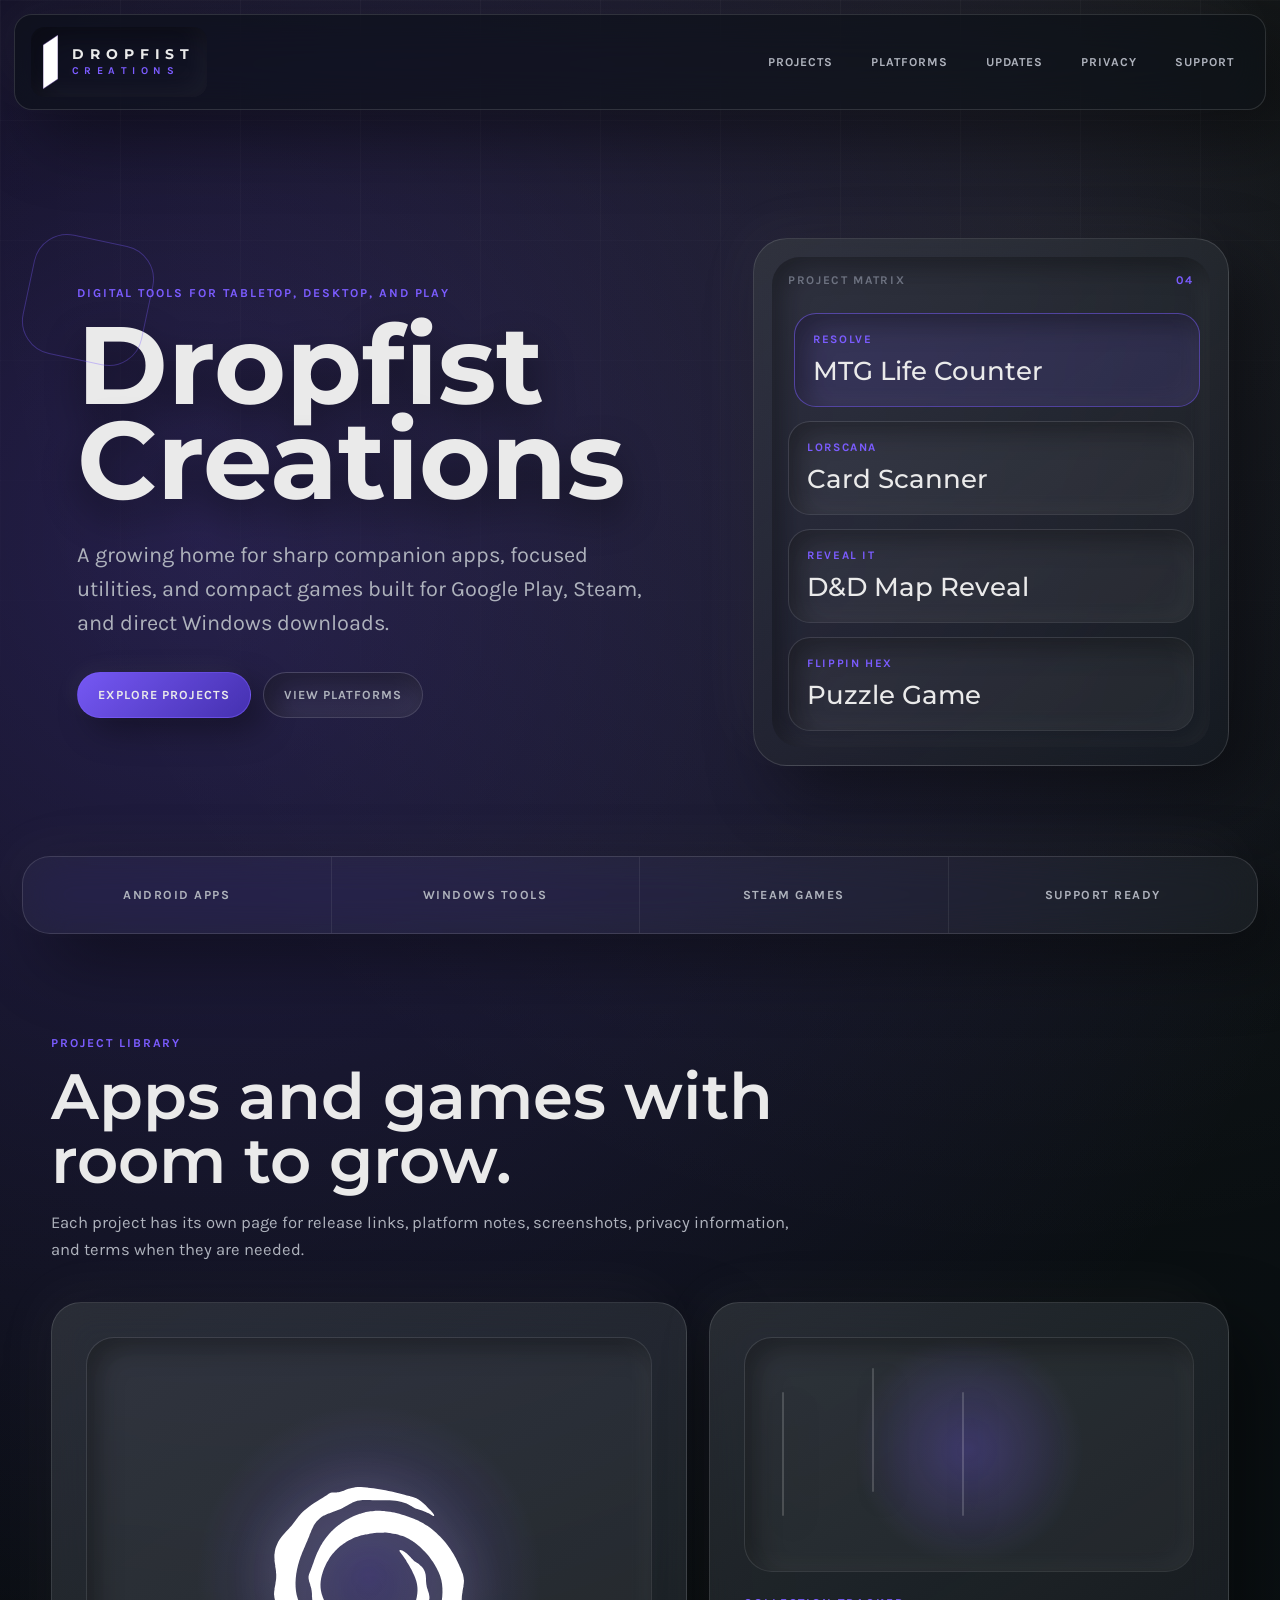
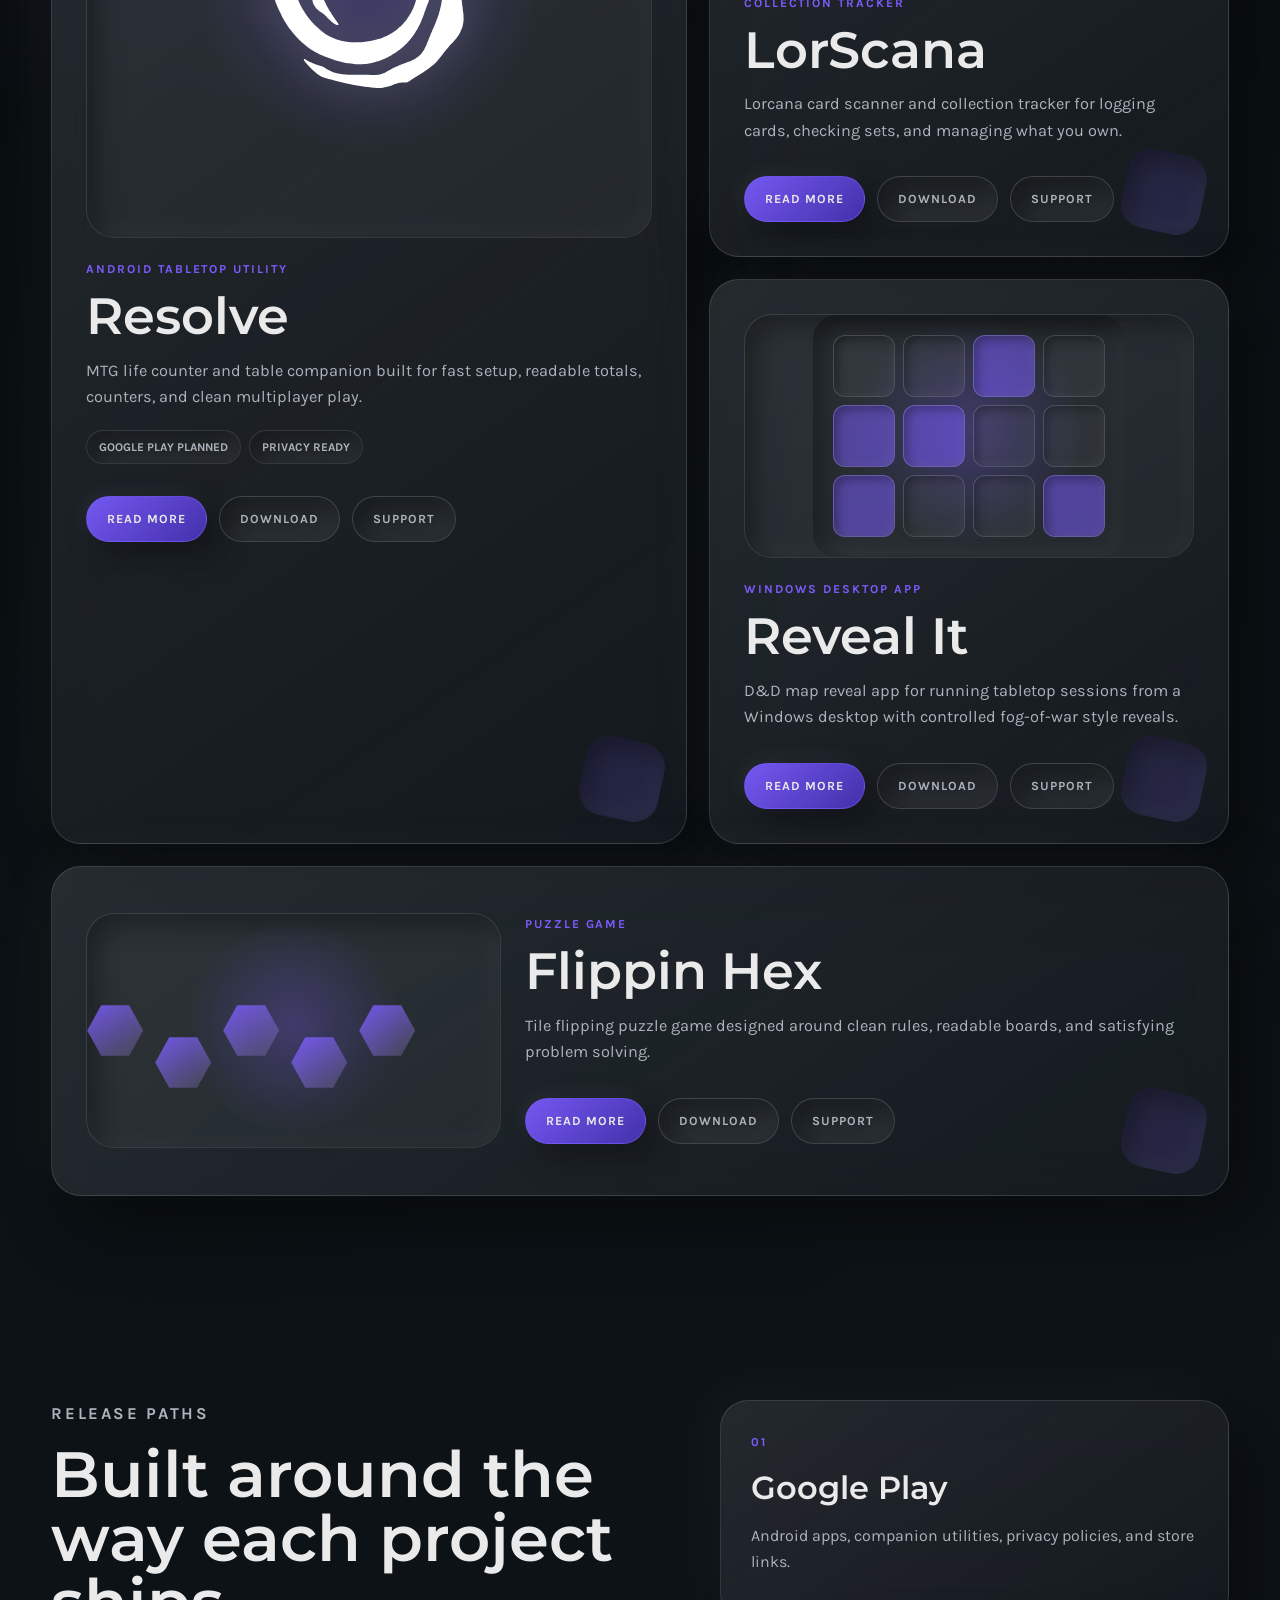
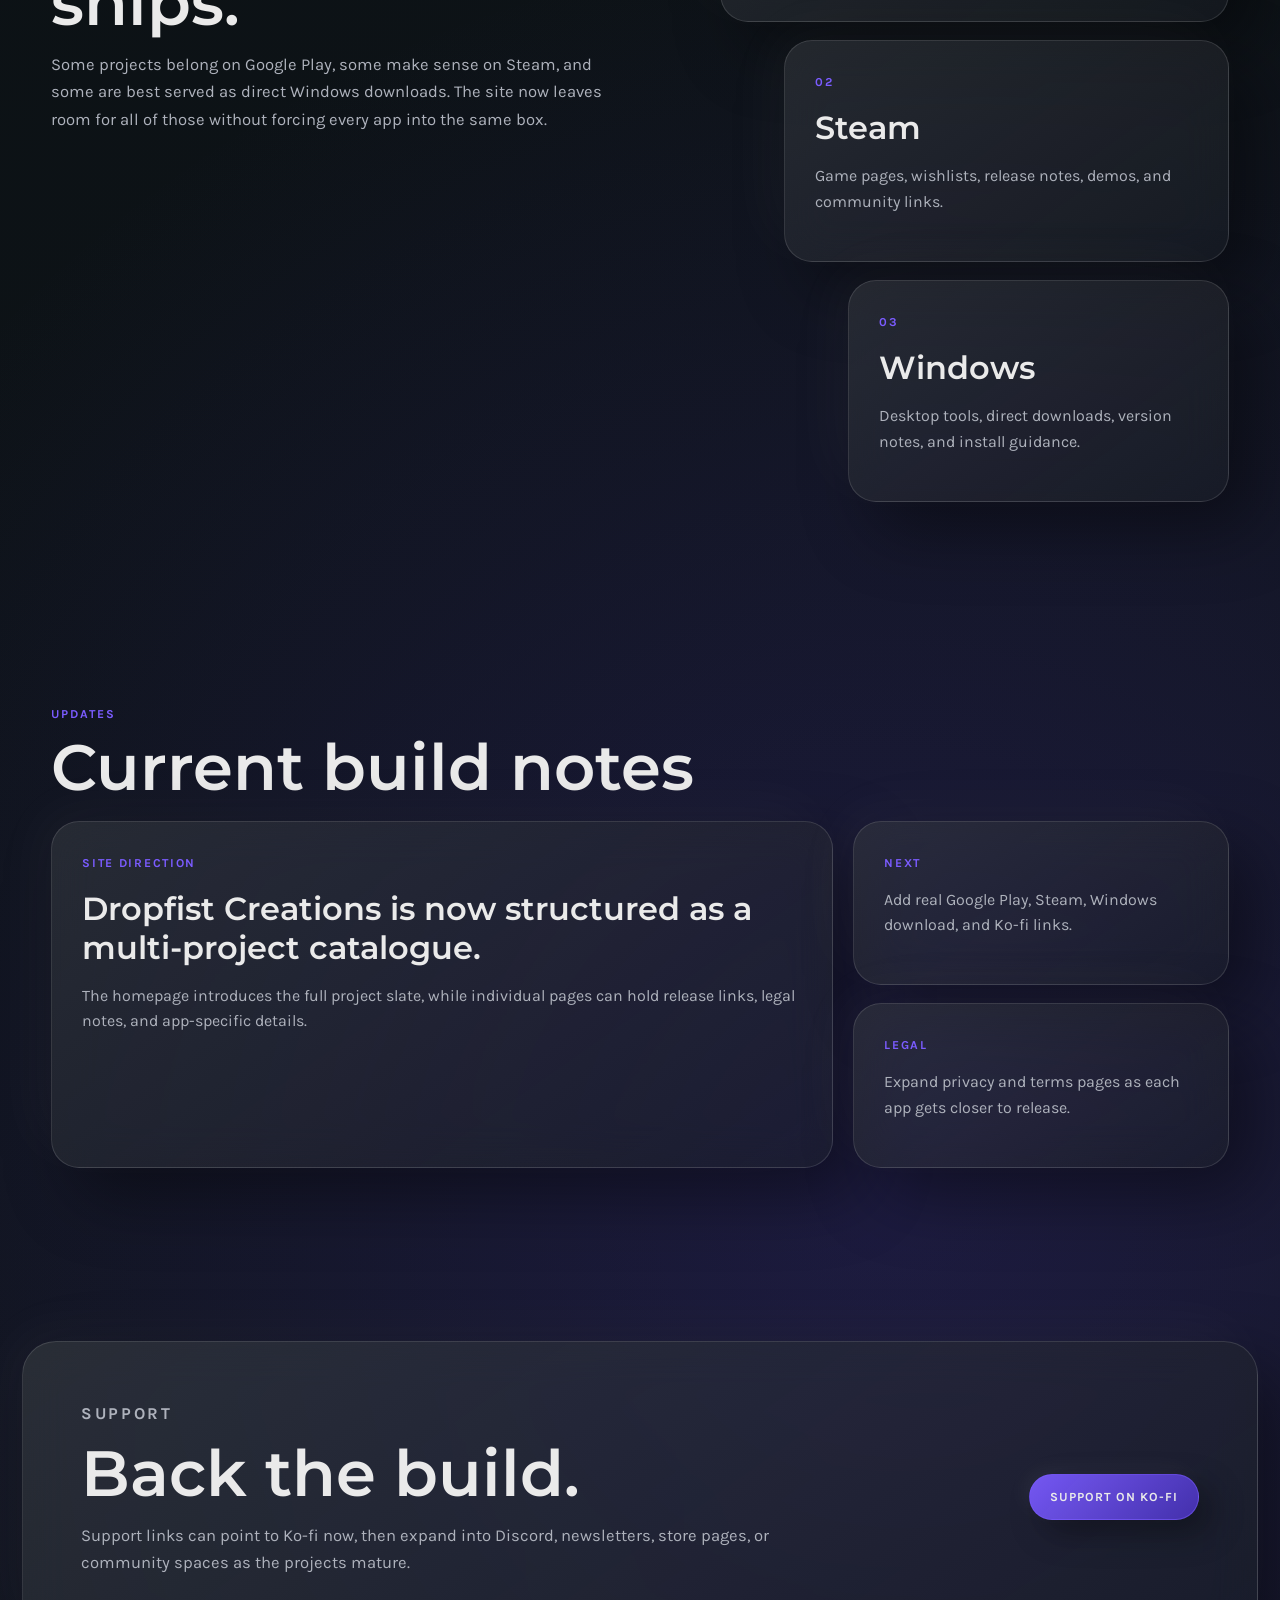
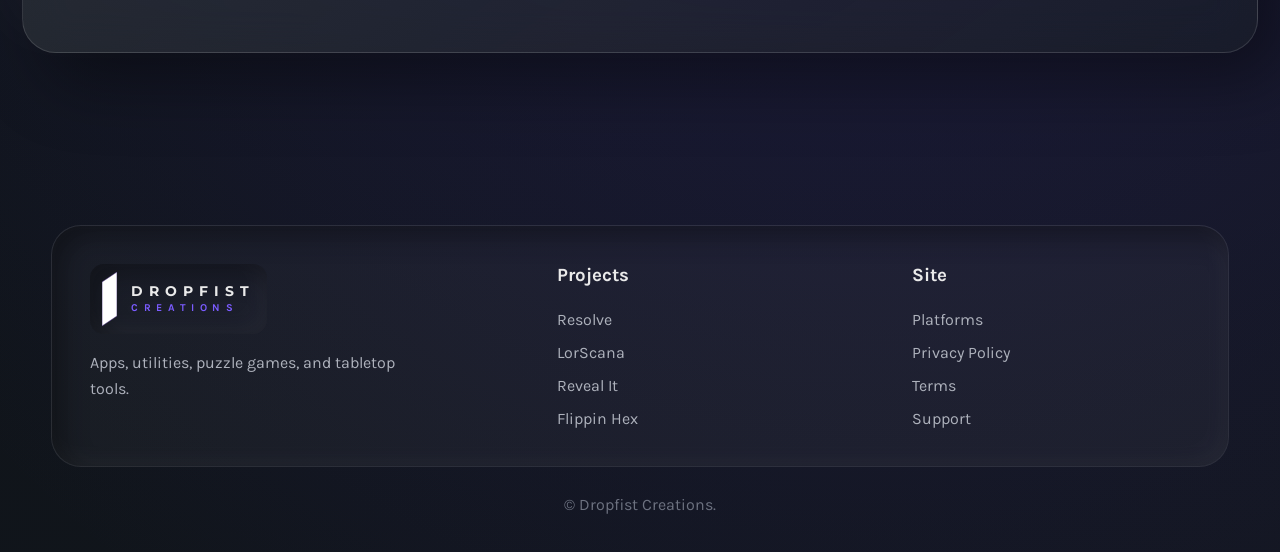
<file: index.html>
<!DOCTYPE html>
<html lang="en">
<head>
  <meta charset="UTF-8" />
  <meta name="viewport" content="width=device-width, initial-scale=1.0" />
  <meta name="description" content="Dropfist Creations builds tabletop tools, game utilities, desktop apps, and puzzle games for Google Play, Steam, and direct downloads." />
  <title>Dropfist Creations | Apps, Tools & Projects</title>
  <link rel="preconnect" href="https://fonts.googleapis.com" />
  <link rel="preconnect" href="https://fonts.gstatic.com" crossorigin />
  <link href="https://fonts.googleapis.com/css2?family=Karla:wght@400;500;600;700&family=Montserrat:wght@500;600;700;800&display=swap" rel="stylesheet" />
  <link rel="stylesheet" href="styles.css" />
</head>
<body>
  <header class="site-header">
    <a class="brand" href="index.html#top" aria-label="Dropfist Creations home">
      <img class="brand-mark" src="assets/dropfist-creations-logo.svg" alt="" />
      <span class="logo-type" aria-hidden="true">
        <span class="logo-primary">Dropfist</span>
        <span class="logo-secondary">Creations</span>
      </span>
    </a>

    <nav class="site-nav" aria-label="Main navigation">
      <div class="nav-dropdown">
        <a href="index.html#projects">Projects</a>
        <div class="nav-dropdown-menu" aria-label="Project pages">
          <a href="resolve.html">Resolve</a>
          <a href="lorscana.html">LorScana</a>
          <a href="reveal-it.html">Reveal It</a>
          <a href="flippin-hex.html">Flippin Hex</a>
        </div>
      </div>
      <a href="index.html#platforms">Platforms</a>
      <a href="index.html#updates">Updates</a>
      <a href="privacy.html">Privacy</a>
      <a href="index.html#support">Support</a>
    </nav>

    <details class="mobile-nav">
      <summary aria-label="Open navigation">
        <span></span>
        <span></span>
        <span></span>
      </summary>
      <div>
        <a href="index.html#projects">Projects</a>
        <a class="mobile-sub-link" href="resolve.html">Resolve</a>
        <a class="mobile-sub-link" href="lorscana.html">LorScana</a>
        <a class="mobile-sub-link" href="reveal-it.html">Reveal It</a>
        <a class="mobile-sub-link" href="flippin-hex.html">Flippin Hex</a>
        <a href="index.html#platforms">Platforms</a>
        <a href="index.html#updates">Updates</a>
        <a href="privacy.html">Privacy</a>
        <a href="index.html#support">Support</a>
      </div>
    </details>
  </header>

  <main id="top">
    <section class="hero">
      <div class="hero-copy reveal-in">
        <p class="eyebrow">Digital tools for tabletop, desktop, and play</p>
        <h1>Dropfist Creations</h1>
        <p>
          A growing home for sharp companion apps, focused utilities, and compact
          games built for Google Play, Steam, and direct Windows downloads.
        </p>
        <div class="hero-actions">
          <a class="button" href="#projects">Explore Projects</a>
          <a class="button ghost" href="#platforms">View Platforms</a>
        </div>
      </div>

      <aside class="hero-console reveal-in" aria-label="Featured project stack">
        <div class="console-top">
          <span>Project Matrix</span>
          <strong>04</strong>
        </div>
        <div class="console-grid">
          <a class="console-tile active" href="resolve.html">
            <span>Resolve</span>
            <strong>MTG Life Counter</strong>
          </a>
          <a class="console-tile" href="lorscana.html">
            <span>LorScana</span>
            <strong>Card Scanner</strong>
          </a>
          <a class="console-tile" href="reveal-it.html">
            <span>Reveal It</span>
            <strong>D&D Map Reveal</strong>
          </a>
          <a class="console-tile" href="flippin-hex.html">
            <span>Flippin Hex</span>
            <strong>Puzzle Game</strong>
          </a>
        </div>
      </aside>
    </section>

    <section class="signal-strip" aria-label="Project categories">
      <span>Android Apps</span>
      <span>Windows Tools</span>
      <span>Steam Games</span>
      <span>Support Ready</span>
    </section>

    <section id="projects" class="section projects-section">
      <div class="section-heading">
        <p class="eyebrow">Project Library</p>
        <h2>Apps and games with room to grow.</h2>
        <p>
          Each project has its own page for release links, platform notes,
          screenshots, privacy information, and terms when they are needed.
        </p>
      </div>

      <div class="project-showcase">
        <article class="project-card project-primary reveal-in">
          <div class="project-art resolve-art">
            <img src="assets/resolve-logo.svg" alt="" />
          </div>
          <div class="project-copy">
            <p class="eyebrow">Android tabletop utility</p>
            <h3>Resolve</h3>
            <p>MTG life counter and table companion built for fast setup, readable totals, counters, and clean multiplayer play.</p>
            <div class="project-meta">
              <span>Google Play planned</span>
              <span>Privacy ready</span>
            </div>
            <div class="project-actions">
              <a href="resolve.html">Read More</a>
              <a href="resolve.html#downloads">Download</a>
              <a href="https://ko-fi.com/YOUR-KOFI-NAME">Support</a>
            </div>
          </div>
        </article>

        <article class="project-card reveal-in">
          <div class="project-art scanner-art" aria-hidden="true">
            <span></span>
            <span></span>
            <span></span>
          </div>
          <div class="project-copy">
            <p class="eyebrow">Collection tracker</p>
            <h3>LorScana</h3>
            <p>Lorcana card scanner and collection tracker for logging cards, checking sets, and managing what you own.</p>
            <div class="project-actions">
              <a href="lorscana.html">Read More</a>
              <a href="lorscana.html#downloads">Download</a>
              <a href="https://ko-fi.com/YOUR-KOFI-NAME">Support</a>
            </div>
          </div>
        </article>

        <article class="project-card tall reveal-in">
          <div class="project-art reveal-art" aria-hidden="true">
            <div class="map-grid">
              <span></span><span></span><span></span><span></span>
              <span></span><span></span><span></span><span></span>
              <span></span><span></span><span></span><span></span>
            </div>
          </div>
          <div class="project-copy">
            <p class="eyebrow">Windows desktop app</p>
            <h3>Reveal It</h3>
            <p>D&D map reveal app for running tabletop sessions from a Windows desktop with controlled fog-of-war style reveals.</p>
            <div class="project-actions">
              <a href="reveal-it.html">Read More</a>
              <a href="reveal-it.html#downloads">Download</a>
              <a href="https://ko-fi.com/YOUR-KOFI-NAME">Support</a>
            </div>
          </div>
        </article>

        <article class="project-card compact reveal-in">
          <div class="project-art hex-art" aria-hidden="true">
            <span></span><span></span><span></span><span></span><span></span>
          </div>
          <div class="project-copy">
            <p class="eyebrow">Puzzle game</p>
            <h3>Flippin Hex</h3>
            <p>Tile flipping puzzle game designed around clean rules, readable boards, and satisfying problem solving.</p>
            <div class="project-actions">
              <a href="flippin-hex.html">Read More</a>
              <a href="flippin-hex.html#downloads">Download</a>
              <a href="https://ko-fi.com/YOUR-KOFI-NAME">Support</a>
            </div>
          </div>
        </article>
      </div>
    </section>

    <section id="platforms" class="section platforms-section">
      <div class="platform-copy reveal-in">
        <p class="eyebrow">Release Paths</p>
        <h2>Built around the way each project ships.</h2>
        <p>
          Some projects belong on Google Play, some make sense on Steam, and
          some are best served as direct Windows downloads. The site now leaves
          room for all of those without forcing every app into the same box.
        </p>
      </div>
      <div class="platform-stack reveal-in">
        <article>
          <span>01</span>
          <h3>Google Play</h3>
          <p>Android apps, companion utilities, privacy policies, and store links.</p>
        </article>
        <article>
          <span>02</span>
          <h3>Steam</h3>
          <p>Game pages, wishlists, release notes, demos, and community links.</p>
        </article>
        <article>
          <span>03</span>
          <h3>Windows</h3>
          <p>Desktop tools, direct downloads, version notes, and install guidance.</p>
        </article>
      </div>
    </section>

    <section id="updates" class="section updates-section">
      <div class="section-heading compact-heading">
        <p class="eyebrow">Updates</p>
        <h2>Current build notes</h2>
      </div>
      <div class="updates-board">
        <article class="update-feature reveal-in">
          <span>Site Direction</span>
          <h3>Dropfist Creations is now structured as a multi-project catalogue.</h3>
          <p>
            The homepage introduces the full project slate, while individual
            pages can hold release links, legal notes, and app-specific details.
          </p>
        </article>
        <div class="update-list reveal-in">
          <article>
            <span>Next</span>
            <p>Add real Google Play, Steam, Windows download, and Ko-fi links.</p>
          </article>
          <article>
            <span>Legal</span>
            <p>Expand privacy and terms pages as each app gets closer to release.</p>
          </article>
        </div>
      </div>
    </section>

    <section id="support" class="support-band">
      <div>
        <p class="eyebrow">Support</p>
        <h2>Back the build.</h2>
        <p>
          Support links can point to Ko-fi now, then expand into Discord,
          newsletters, store pages, or community spaces as the projects mature.
        </p>
      </div>
      <a class="button" href="https://ko-fi.com/YOUR-KOFI-NAME">Support On Ko-fi</a>
    </section>
  </main>

  <footer class="site-footer">
    <div class="footer-nav">
      <div class="footer-brand">
        <a class="brand" href="index.html#top" aria-label="Dropfist Creations home">
          <img class="brand-mark" src="assets/dropfist-creations-logo.svg" alt="" />
          <span class="logo-type" aria-hidden="true">
            <span class="logo-primary">Dropfist</span>
            <span class="logo-secondary">Creations</span>
          </span>
        </a>
        <p>Apps, utilities, puzzle games, and tabletop tools.</p>
      </div>
      <nav class="footer-column">
        <h3>Projects</h3>
        <a href="resolve.html">Resolve</a>
        <a href="lorscana.html">LorScana</a>
        <a href="reveal-it.html">Reveal It</a>
        <a href="flippin-hex.html">Flippin Hex</a>
      </nav>
      <nav class="footer-column">
        <h3>Site</h3>
        <a href="index.html#platforms">Platforms</a>
        <a href="privacy.html">Privacy Policy</a>
        <a href="terms.html">Terms</a>
        <a href="index.html#support">Support</a>
      </nav>
    </div>
    <p>&copy; Dropfist Creations.</p>
  </footer>
</body>
</html>
</file>
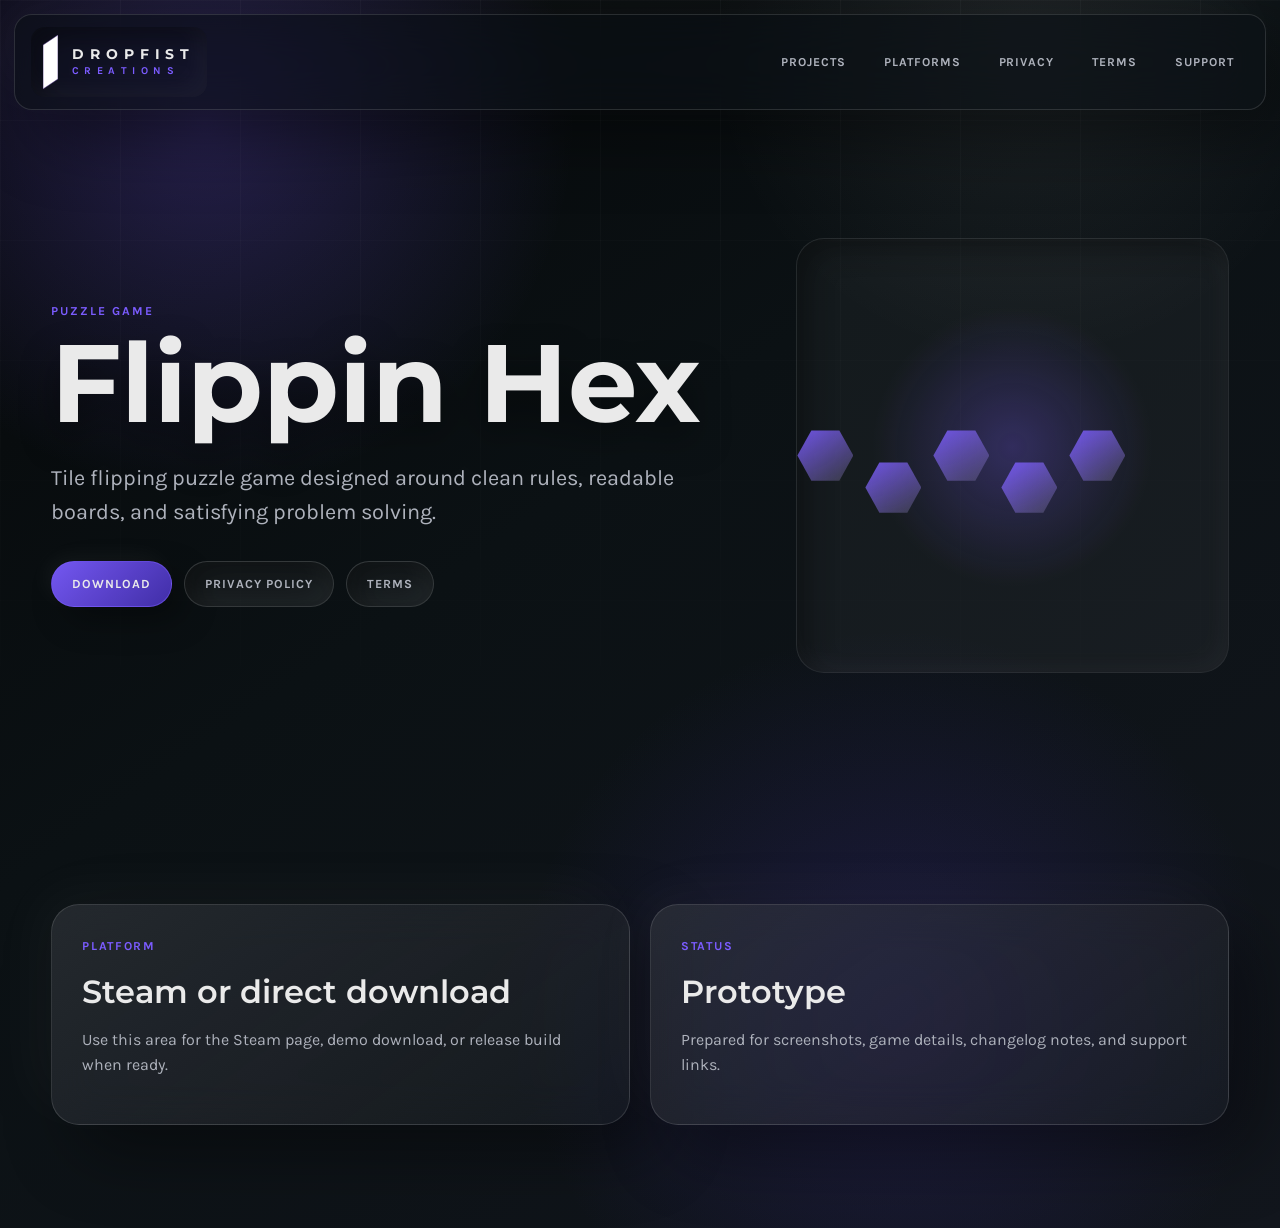
<file: flippin-hex.html>
<!DOCTYPE html>
<html lang="en">
<head>
  <meta charset="UTF-8" />
  <meta name="viewport" content="width=device-width, initial-scale=1.0" />
  <meta name="description" content="Flippin Hex is a Dropfist Creations tile flipping puzzle game." />
  <title>Flippin Hex | Dropfist Creations</title>
  <link rel="preconnect" href="https://fonts.googleapis.com" />
  <link rel="preconnect" href="https://fonts.gstatic.com" crossorigin />
  <link href="https://fonts.googleapis.com/css2?family=Karla:wght@400;500;600;700&family=Montserrat:wght@500;600;700;800&display=swap" rel="stylesheet" />
  <link rel="stylesheet" href="styles.css" />
</head>
<body>
  <header class="site-header">
    <a class="brand" href="index.html#top" aria-label="Dropfist Creations home">
      <img class="brand-mark" src="assets/dropfist-creations-logo.svg" alt="" />
      <span class="logo-type" aria-hidden="true"><span class="logo-primary">Dropfist</span><span class="logo-secondary">Creations</span></span>
    </a>
    <nav class="site-nav" aria-label="Main navigation">
      <div class="nav-dropdown">
        <a href="index.html#projects">Projects</a>
        <div class="nav-dropdown-menu" aria-label="Project pages">
          <a href="resolve.html">Resolve</a>
          <a href="lorscana.html">LorScana</a>
          <a href="reveal-it.html">Reveal It</a>
          <a href="flippin-hex.html">Flippin Hex</a>
        </div>
      </div>
      <a href="index.html#platforms">Platforms</a>
      <a href="privacy.html">Privacy</a>
      <a href="terms.html">Terms</a>
      <a href="index.html#support">Support</a>
    </nav>
    <details class="mobile-nav">
      <summary aria-label="Open navigation"><span></span><span></span><span></span></summary>
      <div>
        <a href="index.html#projects">Projects</a>
        <a class="mobile-sub-link" href="resolve.html">Resolve</a>
        <a class="mobile-sub-link" href="lorscana.html">LorScana</a>
        <a class="mobile-sub-link" href="reveal-it.html">Reveal It</a>
        <a class="mobile-sub-link" href="flippin-hex.html">Flippin Hex</a>
        <a href="privacy.html">Privacy</a>
        <a href="terms.html">Terms</a>
        <a href="index.html#support">Support</a>
      </div>
    </details>
  </header>
  <main class="project-page">
    <section class="app-hero">
      <div>
        <p class="eyebrow">Puzzle game</p>
        <h1>Flippin Hex</h1>
        <p>Tile flipping puzzle game designed around clean rules, readable boards, and satisfying problem solving.</p>
        <div class="project-actions">
          <a href="#downloads">Download</a>
          <a href="privacy.html#flippin-hex">Privacy Policy</a>
          <a href="terms.html#flippin-hex">Terms</a>
        </div>
      </div>
      <div class="app-visual hex-art" aria-hidden="true"><span></span><span></span><span></span><span></span><span></span></div>
    </section>
    <section id="downloads" class="section app-grid">
      <article><span>Platform</span><h2>Steam or direct download</h2><p>Use this area for the Steam page, demo download, or release build when ready.</p></article>
      <article><span>Status</span><h2>Prototype</h2><p>Prepared for screenshots, game details, changelog notes, and support links.</p></article>
    </section>
  </main>
</body>
</html>
</file>
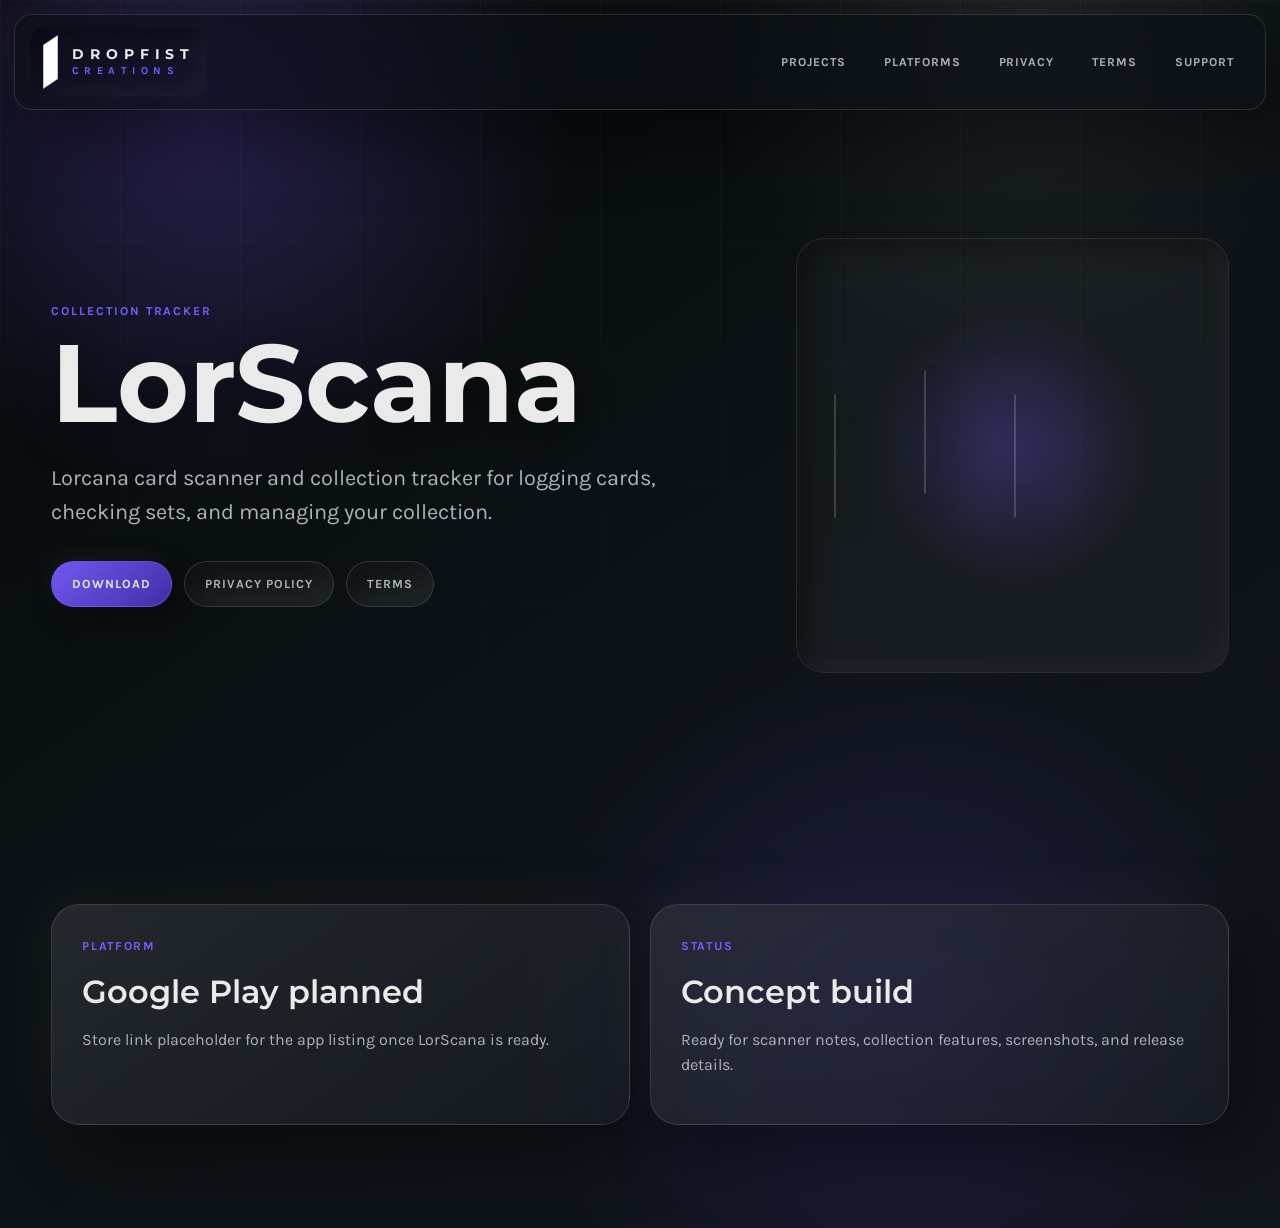
<file: lorscana.html>
<!DOCTYPE html>
<html lang="en">
<head>
  <meta charset="UTF-8" />
  <meta name="viewport" content="width=device-width, initial-scale=1.0" />
  <meta name="description" content="LorScana is a Dropfist Creations Lorcana card scanner and collection tracker app." />
  <title>LorScana | Dropfist Creations</title>
  <link rel="preconnect" href="https://fonts.googleapis.com" />
  <link rel="preconnect" href="https://fonts.gstatic.com" crossorigin />
  <link href="https://fonts.googleapis.com/css2?family=Karla:wght@400;500;600;700&family=Montserrat:wght@500;600;700;800&display=swap" rel="stylesheet" />
  <link rel="stylesheet" href="styles.css" />
</head>
<body>
  <header class="site-header">
    <a class="brand" href="index.html#top" aria-label="Dropfist Creations home"><img class="brand-mark" src="assets/dropfist-creations-logo.svg" alt="" /><span class="logo-type" aria-hidden="true"><span class="logo-primary">Dropfist</span><span class="logo-secondary">Creations</span></span></a>
    <nav class="site-nav" aria-label="Main navigation">
      <div class="nav-dropdown"><a href="index.html#projects">Projects</a><div class="nav-dropdown-menu" aria-label="Project pages"><a href="resolve.html">Resolve</a><a href="lorscana.html">LorScana</a><a href="reveal-it.html">Reveal It</a><a href="flippin-hex.html">Flippin Hex</a></div></div>
      <a href="index.html#platforms">Platforms</a><a href="privacy.html">Privacy</a><a href="terms.html">Terms</a><a href="index.html#support">Support</a>
    </nav>
    <details class="mobile-nav">
      <summary aria-label="Open navigation"><span></span><span></span><span></span></summary>
      <div>
        <a href="index.html#projects">Projects</a>
        <a class="mobile-sub-link" href="resolve.html">Resolve</a>
        <a class="mobile-sub-link" href="lorscana.html">LorScana</a>
        <a class="mobile-sub-link" href="reveal-it.html">Reveal It</a>
        <a class="mobile-sub-link" href="flippin-hex.html">Flippin Hex</a>
        <a href="privacy.html">Privacy</a>
        <a href="terms.html">Terms</a>
        <a href="index.html#support">Support</a>
      </div>
    </details>
  </header>
  <main class="project-page">
    <section class="app-hero">
      <div><p class="eyebrow">Collection tracker</p><h1>LorScana</h1><p>Lorcana card scanner and collection tracker for logging cards, checking sets, and managing your collection.</p><div class="project-actions"><a href="#downloads">Download</a><a href="privacy.html#lorscana">Privacy Policy</a><a href="terms.html#lorscana">Terms</a></div></div>
      <div class="app-visual scanner-art" aria-hidden="true"><span></span><span></span><span></span></div>
    </section>
    <section id="downloads" class="section app-grid">
      <article><span>Platform</span><h2>Google Play planned</h2><p>Store link placeholder for the app listing once LorScana is ready.</p></article>
      <article><span>Status</span><h2>Concept build</h2><p>Ready for scanner notes, collection features, screenshots, and release details.</p></article>
    </section>
  </main>
</body>
</html>
</file>
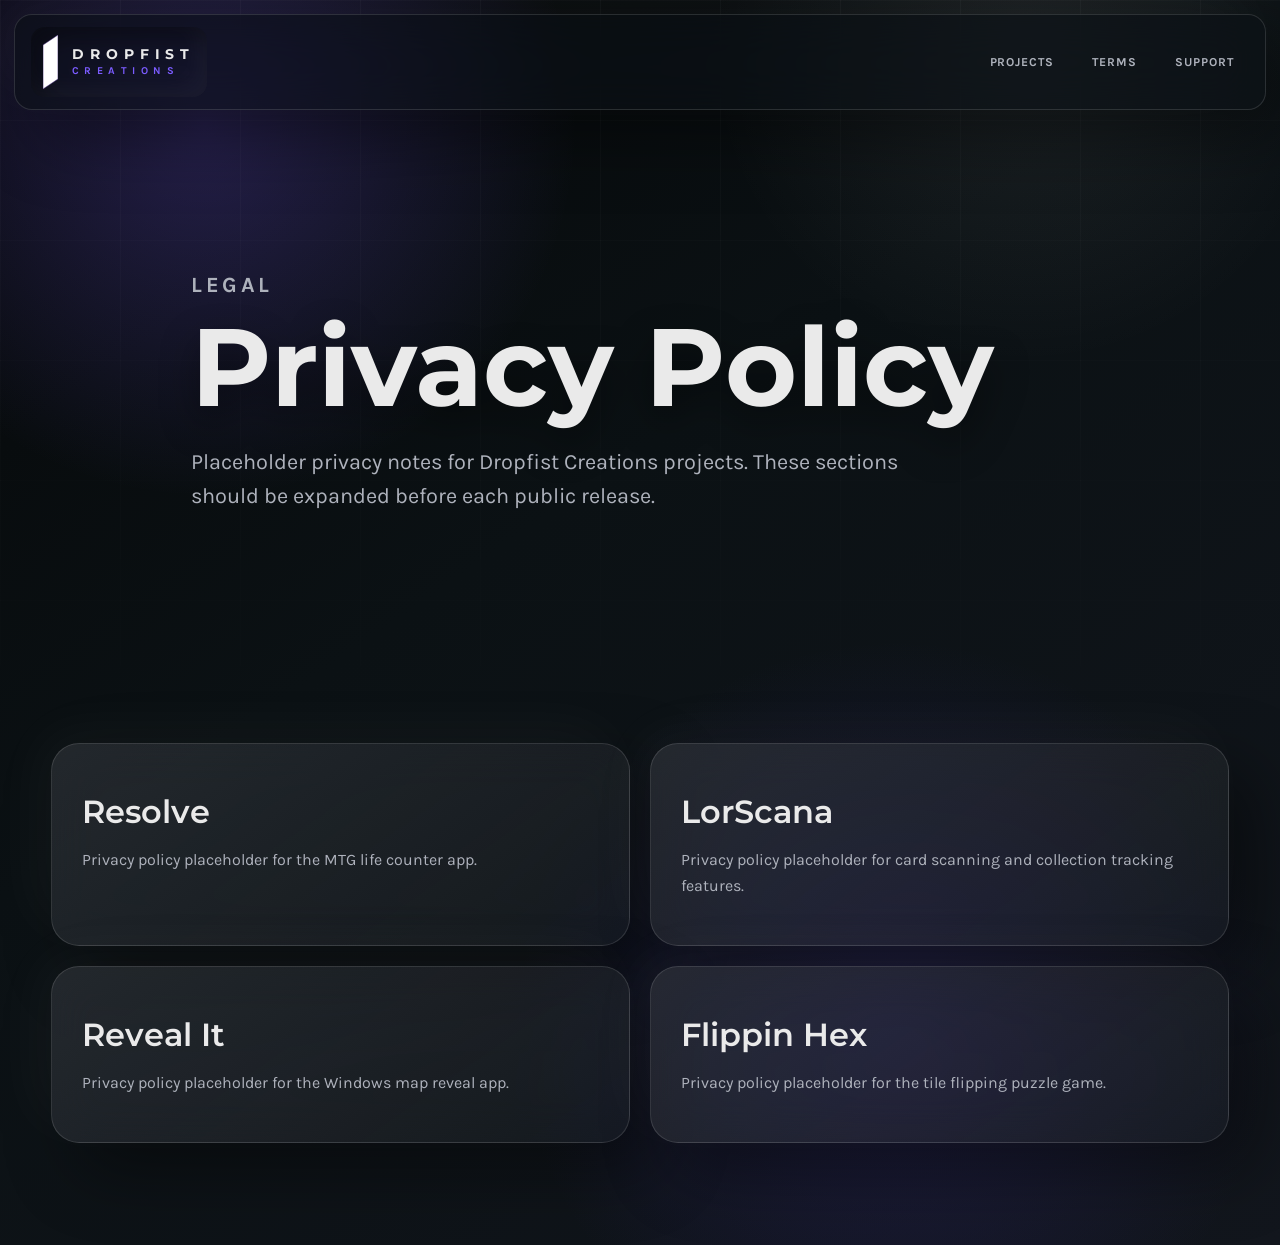
<file: privacy.html>
<!DOCTYPE html>
<html lang="en">
<head>
  <meta charset="UTF-8" />
  <meta name="viewport" content="width=device-width, initial-scale=1.0" />
  <meta name="description" content="Dropfist Creations privacy policy placeholders for current and future apps." />
  <title>Privacy Policy | Dropfist Creations</title>
  <link rel="preconnect" href="https://fonts.googleapis.com" />
  <link rel="preconnect" href="https://fonts.gstatic.com" crossorigin />
  <link href="https://fonts.googleapis.com/css2?family=Karla:wght@400;500;600;700&family=Montserrat:wght@500;600;700;800&display=swap" rel="stylesheet" />
  <link rel="stylesheet" href="styles.css" />
</head>
<body>
  <header class="site-header">
    <a class="brand" href="index.html#top" aria-label="Dropfist Creations home"><img class="brand-mark" src="assets/dropfist-creations-logo.svg" alt="" /><span class="logo-type" aria-hidden="true"><span class="logo-primary">Dropfist</span><span class="logo-secondary">Creations</span></span></a>
    <nav class="site-nav" aria-label="Main navigation"><a href="index.html#projects">Projects</a><a href="terms.html">Terms</a><a href="index.html#support">Support</a></nav>
    <details class="mobile-nav">
      <summary aria-label="Open navigation"><span></span><span></span><span></span></summary>
      <div><a href="index.html#projects">Projects</a><a href="terms.html">Terms</a><a href="index.html#support">Support</a></div>
    </details>
  </header>
  <main class="legal-page">
    <section class="legal-hero"><p class="eyebrow">Legal</p><h1>Privacy Policy</h1><p>Placeholder privacy notes for Dropfist Creations projects. These sections should be expanded before each public release.</p></section>
    <section class="section legal-list">
      <article id="resolve"><h2>Resolve</h2><p>Privacy policy placeholder for the MTG life counter app.</p></article>
      <article id="lorscana"><h2>LorScana</h2><p>Privacy policy placeholder for card scanning and collection tracking features.</p></article>
      <article id="reveal-it"><h2>Reveal It</h2><p>Privacy policy placeholder for the Windows map reveal app.</p></article>
      <article id="flippin-hex"><h2>Flippin Hex</h2><p>Privacy policy placeholder for the tile flipping puzzle game.</p></article>
    </section>
  </main>
</body>
</html>
</file>
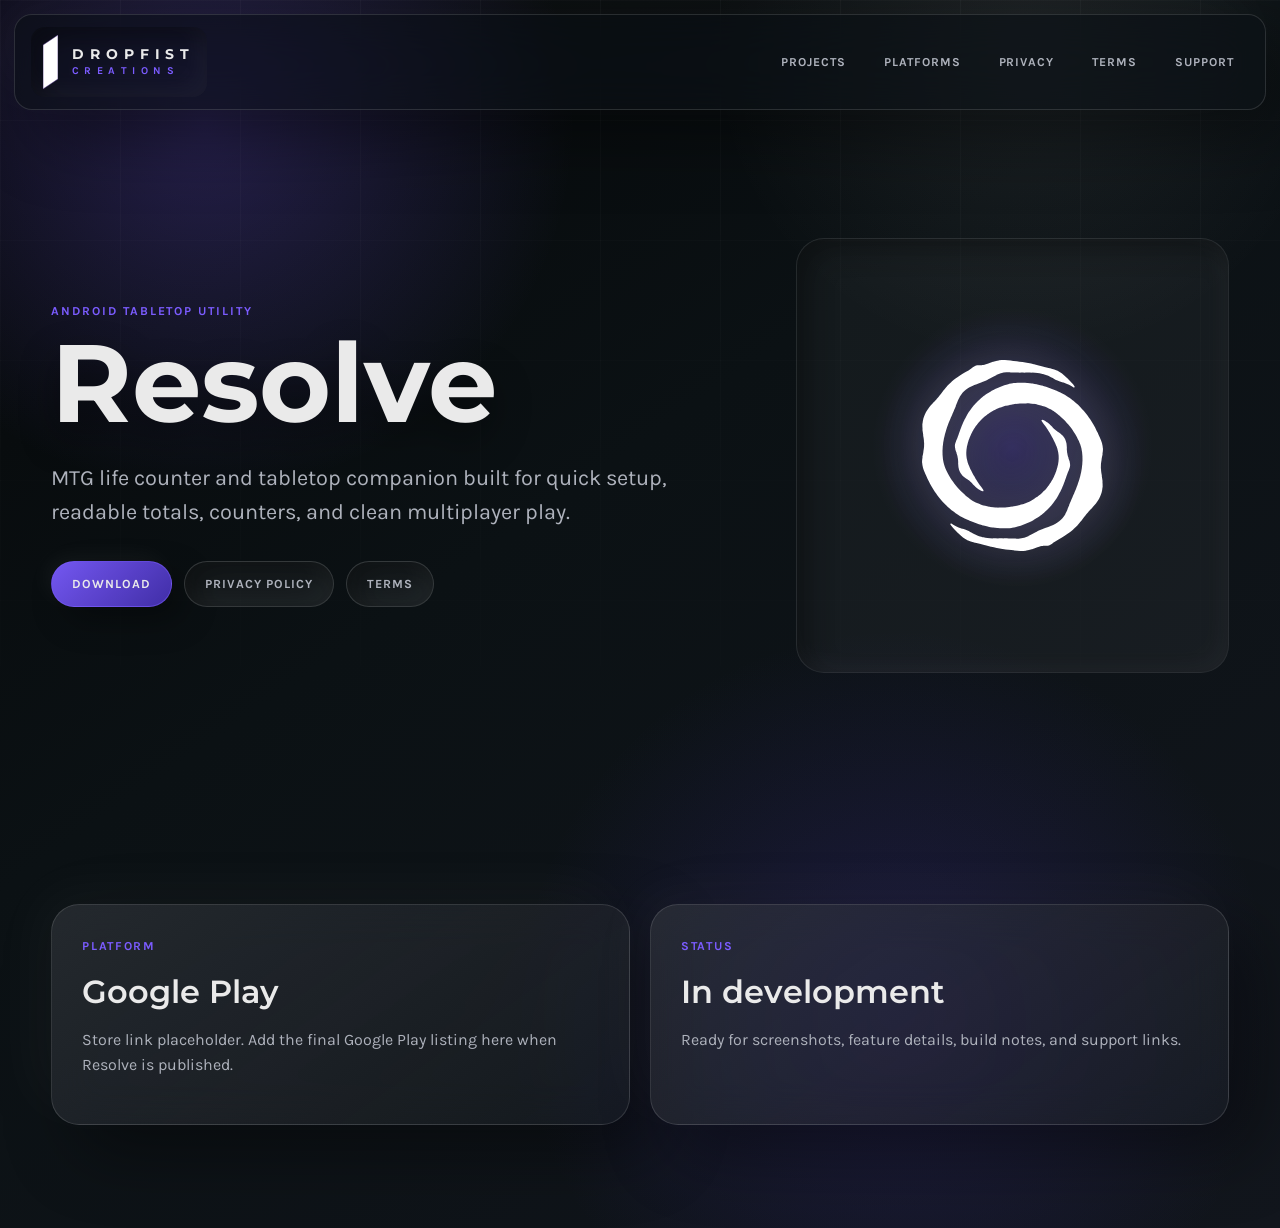
<file: resolve.html>
<!DOCTYPE html>
<html lang="en">
<head>
  <meta charset="UTF-8" />
  <meta name="viewport" content="width=device-width, initial-scale=1.0" />
  <meta name="description" content="Resolve is a Dropfist Creations MTG life counter and tabletop companion app." />
  <title>Resolve | Dropfist Creations</title>
  <link rel="preconnect" href="https://fonts.googleapis.com" />
  <link rel="preconnect" href="https://fonts.gstatic.com" crossorigin />
  <link href="https://fonts.googleapis.com/css2?family=Karla:wght@400;500;600;700&family=Montserrat:wght@500;600;700;800&display=swap" rel="stylesheet" />
  <link rel="stylesheet" href="styles.css" />
</head>
<body>
  <header class="site-header">
    <a class="brand" href="index.html#top" aria-label="Dropfist Creations home">
      <img class="brand-mark" src="assets/dropfist-creations-logo.svg" alt="" />
      <span class="logo-type" aria-hidden="true"><span class="logo-primary">Dropfist</span><span class="logo-secondary">Creations</span></span>
    </a>
    <nav class="site-nav" aria-label="Main navigation">
      <div class="nav-dropdown">
        <a href="index.html#projects">Projects</a>
        <div class="nav-dropdown-menu" aria-label="Project pages">
          <a href="resolve.html">Resolve</a>
          <a href="lorscana.html">LorScana</a>
          <a href="reveal-it.html">Reveal It</a>
          <a href="flippin-hex.html">Flippin Hex</a>
        </div>
      </div>
      <a href="index.html#platforms">Platforms</a>
      <a href="privacy.html">Privacy</a>
      <a href="terms.html">Terms</a>
      <a href="index.html#support">Support</a>
    </nav>
    <details class="mobile-nav">
      <summary aria-label="Open navigation"><span></span><span></span><span></span></summary>
      <div>
        <a href="index.html#projects">Projects</a>
        <a class="mobile-sub-link" href="resolve.html">Resolve</a>
        <a class="mobile-sub-link" href="lorscana.html">LorScana</a>
        <a class="mobile-sub-link" href="reveal-it.html">Reveal It</a>
        <a class="mobile-sub-link" href="flippin-hex.html">Flippin Hex</a>
        <a href="privacy.html">Privacy</a>
        <a href="terms.html">Terms</a>
        <a href="index.html#support">Support</a>
      </div>
    </details>
  </header>
  <main class="project-page">
    <section class="app-hero">
      <div>
        <p class="eyebrow">Android tabletop utility</p>
        <h1>Resolve</h1>
        <p>MTG life counter and tabletop companion built for quick setup, readable totals, counters, and clean multiplayer play.</p>
        <div class="project-actions">
          <a href="#downloads">Download</a>
          <a href="privacy.html#resolve">Privacy Policy</a>
          <a href="terms.html#resolve">Terms</a>
        </div>
      </div>
      <div class="app-visual resolve-art"><img src="assets/resolve-logo.svg" alt="" /></div>
    </section>
    <section id="downloads" class="section app-grid">
      <article><span>Platform</span><h2>Google Play</h2><p>Store link placeholder. Add the final Google Play listing here when Resolve is published.</p></article>
      <article><span>Status</span><h2>In development</h2><p>Ready for screenshots, feature details, build notes, and support links.</p></article>
    </section>
  </main>
</body>
</html>
</file>
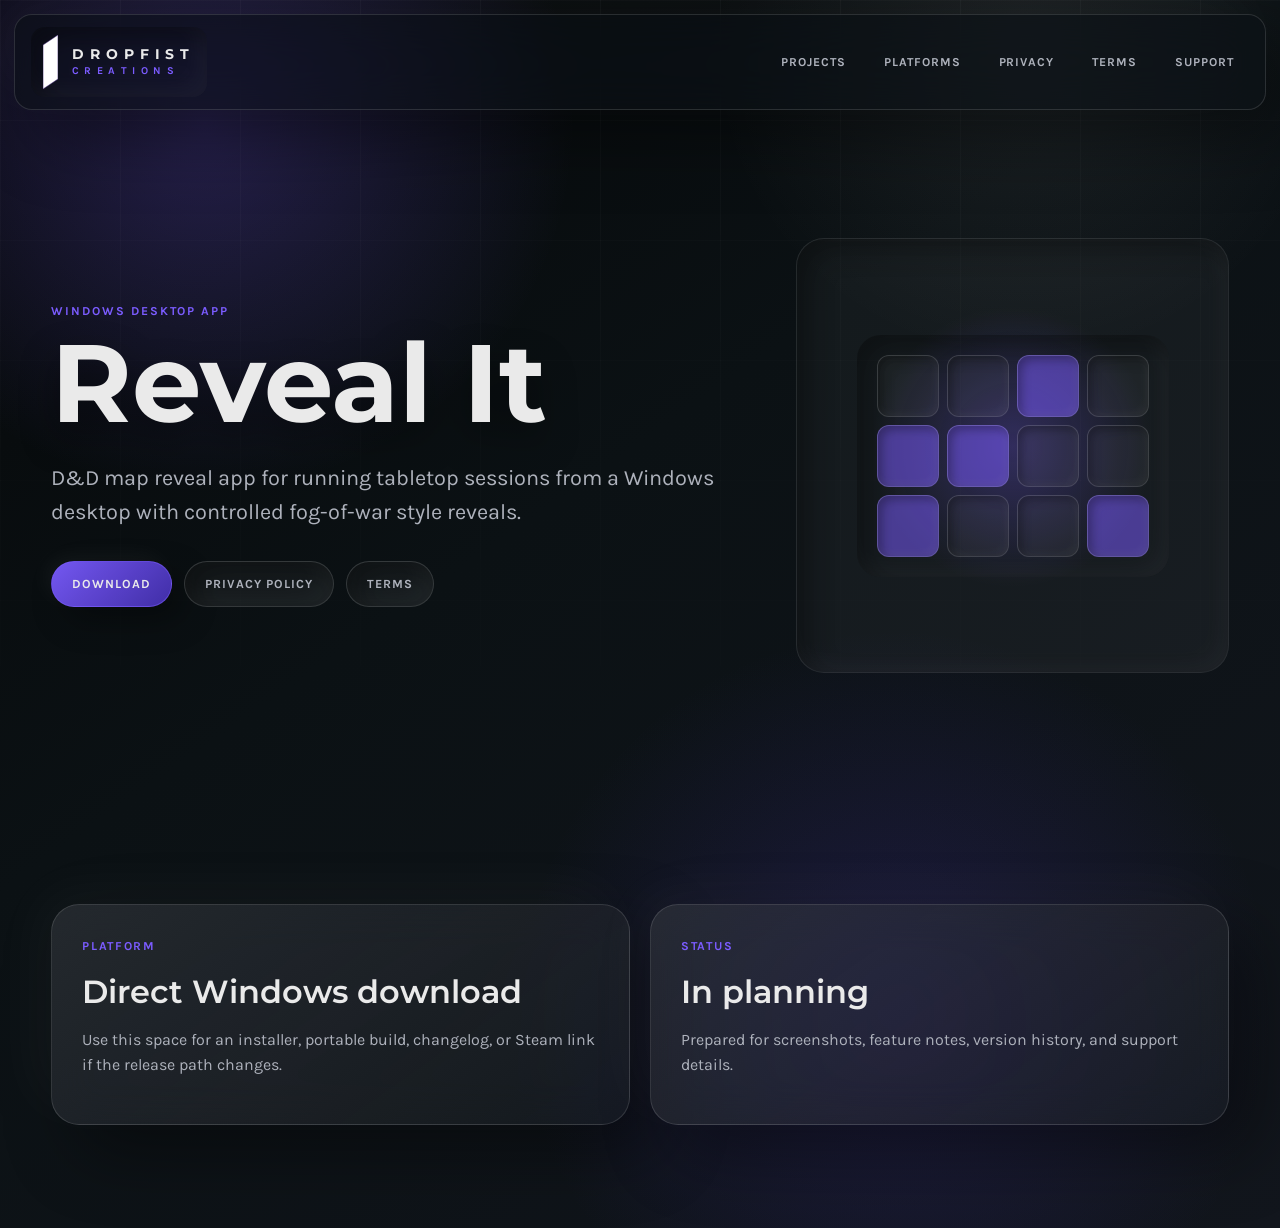
<file: reveal-it.html>
<!DOCTYPE html>
<html lang="en">
<head>
  <meta charset="UTF-8" />
  <meta name="viewport" content="width=device-width, initial-scale=1.0" />
  <meta name="description" content="Reveal It is a Dropfist Creations Windows desktop app for revealing tabletop maps during D&D sessions." />
  <title>Reveal It | Dropfist Creations</title>
  <link rel="preconnect" href="https://fonts.googleapis.com" />
  <link rel="preconnect" href="https://fonts.gstatic.com" crossorigin />
  <link href="https://fonts.googleapis.com/css2?family=Karla:wght@400;500;600;700&family=Montserrat:wght@500;600;700;800&display=swap" rel="stylesheet" />
  <link rel="stylesheet" href="styles.css" />
</head>
<body>
  <header class="site-header">
    <a class="brand" href="index.html#top" aria-label="Dropfist Creations home"><img class="brand-mark" src="assets/dropfist-creations-logo.svg" alt="" /><span class="logo-type" aria-hidden="true"><span class="logo-primary">Dropfist</span><span class="logo-secondary">Creations</span></span></a>
    <nav class="site-nav" aria-label="Main navigation">
      <div class="nav-dropdown"><a href="index.html#projects">Projects</a><div class="nav-dropdown-menu" aria-label="Project pages"><a href="resolve.html">Resolve</a><a href="lorscana.html">LorScana</a><a href="reveal-it.html">Reveal It</a><a href="flippin-hex.html">Flippin Hex</a></div></div>
      <a href="index.html#platforms">Platforms</a><a href="privacy.html">Privacy</a><a href="terms.html">Terms</a><a href="index.html#support">Support</a>
    </nav>
    <details class="mobile-nav">
      <summary aria-label="Open navigation"><span></span><span></span><span></span></summary>
      <div>
        <a href="index.html#projects">Projects</a>
        <a class="mobile-sub-link" href="resolve.html">Resolve</a>
        <a class="mobile-sub-link" href="lorscana.html">LorScana</a>
        <a class="mobile-sub-link" href="reveal-it.html">Reveal It</a>
        <a class="mobile-sub-link" href="flippin-hex.html">Flippin Hex</a>
        <a href="privacy.html">Privacy</a>
        <a href="terms.html">Terms</a>
        <a href="index.html#support">Support</a>
      </div>
    </details>
  </header>
  <main class="project-page">
    <section class="app-hero">
      <div><p class="eyebrow">Windows desktop app</p><h1>Reveal It</h1><p>D&D map reveal app for running tabletop sessions from a Windows desktop with controlled fog-of-war style reveals.</p><div class="project-actions"><a href="#downloads">Download</a><a href="privacy.html#reveal-it">Privacy Policy</a><a href="terms.html#reveal-it">Terms</a></div></div>
      <div class="app-visual reveal-art" aria-hidden="true"><div class="map-grid"><span></span><span></span><span></span><span></span><span></span><span></span><span></span><span></span><span></span><span></span><span></span><span></span></div></div>
    </section>
    <section id="downloads" class="section app-grid">
      <article><span>Platform</span><h2>Direct Windows download</h2><p>Use this space for an installer, portable build, changelog, or Steam link if the release path changes.</p></article>
      <article><span>Status</span><h2>In planning</h2><p>Prepared for screenshots, feature notes, version history, and support details.</p></article>
    </section>
  </main>
</body>
</html>
</file>
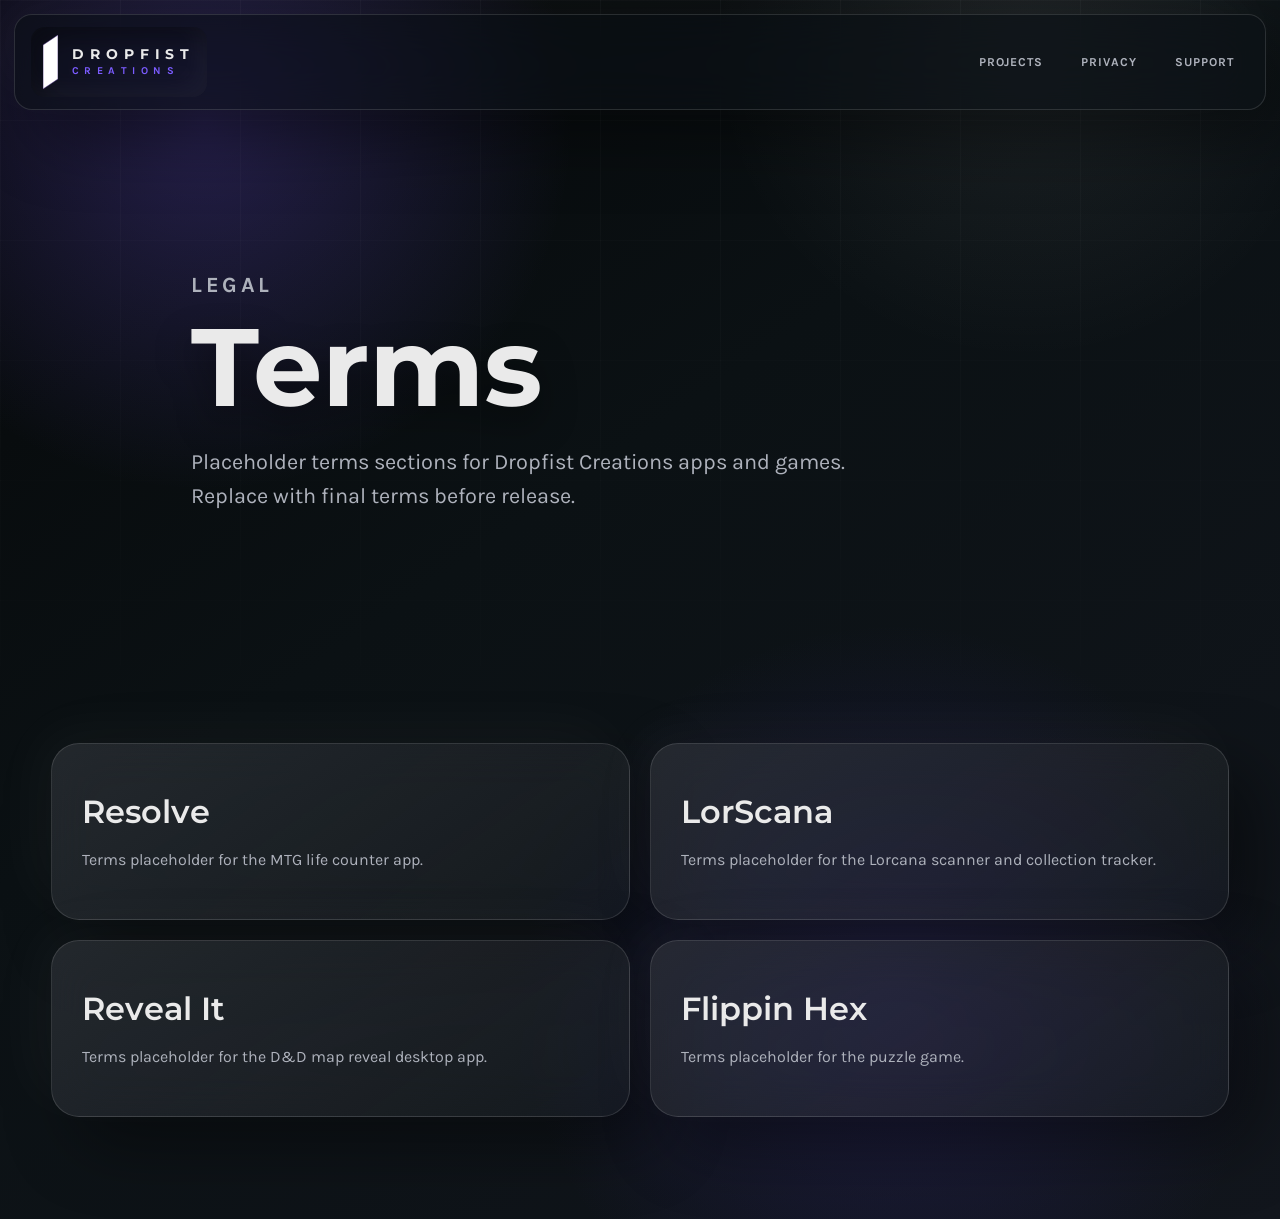
<file: terms.html>
<!DOCTYPE html>
<html lang="en">
<head>
  <meta charset="UTF-8" />
  <meta name="viewport" content="width=device-width, initial-scale=1.0" />
  <meta name="description" content="Dropfist Creations terms placeholders for current and future apps." />
  <title>Terms | Dropfist Creations</title>
  <link rel="preconnect" href="https://fonts.googleapis.com" />
  <link rel="preconnect" href="https://fonts.gstatic.com" crossorigin />
  <link href="https://fonts.googleapis.com/css2?family=Karla:wght@400;500;600;700&family=Montserrat:wght@500;600;700;800&display=swap" rel="stylesheet" />
  <link rel="stylesheet" href="styles.css" />
</head>
<body>
  <header class="site-header">
    <a class="brand" href="index.html#top" aria-label="Dropfist Creations home"><img class="brand-mark" src="assets/dropfist-creations-logo.svg" alt="" /><span class="logo-type" aria-hidden="true"><span class="logo-primary">Dropfist</span><span class="logo-secondary">Creations</span></span></a>
    <nav class="site-nav" aria-label="Main navigation"><a href="index.html#projects">Projects</a><a href="privacy.html">Privacy</a><a href="index.html#support">Support</a></nav>
    <details class="mobile-nav">
      <summary aria-label="Open navigation"><span></span><span></span><span></span></summary>
      <div><a href="index.html#projects">Projects</a><a href="privacy.html">Privacy</a><a href="index.html#support">Support</a></div>
    </details>
  </header>
  <main class="legal-page">
    <section class="legal-hero"><p class="eyebrow">Legal</p><h1>Terms</h1><p>Placeholder terms sections for Dropfist Creations apps and games. Replace with final terms before release.</p></section>
    <section class="section legal-list">
      <article id="resolve"><h2>Resolve</h2><p>Terms placeholder for the MTG life counter app.</p></article>
      <article id="lorscana"><h2>LorScana</h2><p>Terms placeholder for the Lorcana scanner and collection tracker.</p></article>
      <article id="reveal-it"><h2>Reveal It</h2><p>Terms placeholder for the D&D map reveal desktop app.</p></article>
      <article id="flippin-hex"><h2>Flippin Hex</h2><p>Terms placeholder for the puzzle game.</p></article>
    </section>
  </main>
</body>
</html>
</file>
<file: styles.css>
* {
  box-sizing: border-box;
}

:root {
  --black: #080d10;
  --charcoal: #151820;
  --white: #eaeaea;
  --muted: #aeb2bc;
  --dim: #6d7280;
  --purple: #7b5cff;
  --purple-dark: #4d35c8;
  --line: rgba(234, 234, 234, 0.14);
  --line-soft: rgba(234, 234, 234, 0.08);
  --panel: rgba(16, 19, 24, 0.58);
  --panel-strong: rgba(20, 23, 29, 0.72);
  --shadow: 26px 26px 70px rgba(0, 0, 0, 0.42), -18px -18px 60px rgba(255, 255, 255, 0.035);
  --inner: inset 10px 10px 26px rgba(0, 0, 0, 0.34), inset -8px -8px 24px rgba(255, 255, 255, 0.045);
  --glass: blur(22px) saturate(130%);
}

html {
  scroll-behavior: smooth;
}

body {
  margin: 0;
  min-height: 100vh;
  color: var(--white);
  background:
    radial-gradient(circle at 16% 10%, rgba(123, 92, 255, 0.26), transparent 24%),
    radial-gradient(circle at 80% 4%, rgba(234, 234, 234, 0.08), transparent 20%),
    radial-gradient(circle at 70% 82%, rgba(77, 53, 200, 0.22), transparent 28%),
    linear-gradient(145deg, #050708 0%, #0b1114 42%, #12161d 100%);
  font-family: "Karla", "Segoe UI", sans-serif;
}

body::before {
  position: fixed;
  inset: 0;
  z-index: -1;
  content: "";
  background:
    linear-gradient(90deg, rgba(255, 255, 255, 0.035) 1px, transparent 1px),
    linear-gradient(180deg, rgba(255, 255, 255, 0.026) 1px, transparent 1px);
  background-size: 120px 120px;
  mask-image: linear-gradient(180deg, rgba(0, 0, 0, 0.85), transparent 92%);
  pointer-events: none;
}

a {
  color: inherit;
}

a:focus-visible,
summary:focus-visible {
  outline: 2px solid var(--purple);
  outline-offset: 5px;
}

h1,
h2,
h3,
p {
  overflow-wrap: break-word;
}

.site-header {
  position: sticky;
  top: 14px;
  z-index: 50;
  display: flex;
  align-items: center;
  justify-content: space-between;
  gap: 24px;
  width: min(calc(100% - 28px), 1400px);
  margin: 14px auto 0;
  padding: 12px 16px;
  border: 1px solid var(--line);
  border-radius: 18px;
  background: rgba(12, 17, 21, 0.62);
  box-shadow: var(--shadow);
  backdrop-filter: var(--glass);
}

.brand {
  display: inline-flex;
  align-items: center;
  gap: 14px;
  min-width: 0;
  padding: 8px 12px;
  border-radius: 14px;
  text-decoration: none;
  box-shadow: var(--inner);
}

.brand-mark {
  width: 15px;
  height: 54px;
  object-fit: contain;
}

.logo-type {
  display: grid;
  gap: 5px;
  line-height: 1;
  text-transform: uppercase;
}

.logo-primary {
  color: var(--white);
  font-family: "Montserrat", "Segoe UI", sans-serif;
  font-size: clamp(0.78rem, 1.1vw, 0.98rem);
  font-weight: 700;
  letter-spacing: 0.42em;
}

.logo-secondary {
  color: var(--purple);
  font-size: clamp(0.56rem, 0.82vw, 0.72rem);
  font-weight: 700;
  letter-spacing: 0.52em;
}

.site-nav {
  display: flex;
  align-items: center;
  gap: 8px;
  color: var(--muted);
  font-size: 0.76rem;
  font-weight: 700;
  letter-spacing: 0.08em;
  text-transform: uppercase;
}

.site-nav > a,
.nav-dropdown > a {
  display: inline-flex;
  align-items: center;
  min-height: 42px;
  padding: 0 14px;
  border: 1px solid transparent;
  border-radius: 999px;
  text-decoration: none;
}

.site-nav > a:hover,
.nav-dropdown:hover > a,
.nav-dropdown:focus-within > a {
  color: var(--white);
  border-color: var(--line-soft);
  background: rgba(255, 255, 255, 0.045);
  box-shadow: var(--inner);
}

.nav-dropdown {
  position: relative;
  padding: 10px 0;
}

.nav-dropdown-menu {
  position: absolute;
  top: calc(100% + 8px);
  left: 50%;
  z-index: 60;
  display: grid;
  min-width: 230px;
  padding: 10px;
  border: 1px solid var(--line);
  border-radius: 18px;
  background: rgba(11, 16, 20, 0.78);
  box-shadow: var(--shadow);
  opacity: 0;
  pointer-events: none;
  transform: translate(-50%, 12px) scale(0.98);
  transition: opacity 160ms ease, transform 160ms ease;
  backdrop-filter: var(--glass);
}

.nav-dropdown:hover .nav-dropdown-menu,
.nav-dropdown:focus-within .nav-dropdown-menu {
  opacity: 1;
  pointer-events: auto;
  transform: translate(-50%, 0) scale(1);
}

.nav-dropdown-menu a {
  padding: 13px 14px;
  border-radius: 12px;
  color: var(--muted);
  text-decoration: none;
  white-space: nowrap;
}

.nav-dropdown-menu a:hover {
  color: var(--white);
  background: rgba(123, 92, 255, 0.12);
}

.mobile-nav {
  display: none;
}

.hero {
  display: grid;
  grid-template-columns: minmax(0, 0.92fr) minmax(390px, 0.7fr);
  gap: clamp(32px, 6vw, 92px);
  align-items: center;
  width: min(100%, 1480px);
  margin: 0 auto;
  padding: clamp(72px, 10vw, 136px) clamp(22px, 4vw, 58px) clamp(54px, 7vw, 96px);
}

.eyebrow {
  margin: 0;
  color: var(--purple);
  font-size: 0.76rem;
  font-weight: 700;
  letter-spacing: 0.16em;
  text-transform: uppercase;
}

.hero h1,
.app-hero h1,
.legal-hero h1 {
  margin: 18px 0 0;
  color: var(--white);
  font-family: "Montserrat", "Segoe UI", sans-serif;
  font-size: clamp(3.8rem, 8.6vw, 9.2rem);
  font-weight: 700;
  line-height: 0.86;
  text-shadow: 0 16px 38px rgba(0, 0, 0, 0.46);
}

.hero-copy {
  position: relative;
  padding: clamp(10px, 2vw, 26px);
}

.hero-copy::before {
  position: absolute;
  inset: -22px auto auto -24px;
  width: 120px;
  height: 120px;
  content: "";
  border: 1px solid rgba(123, 92, 255, 0.35);
  border-radius: 34px;
  transform: rotate(12deg);
}

.hero-copy > p:not(.eyebrow),
.app-hero p:not(.eyebrow),
.legal-hero p {
  max-width: 720px;
  margin: 30px 0 0;
  color: var(--muted);
  font-size: clamp(1.12rem, 1.7vw, 1.52rem);
  line-height: 1.56;
}

.button,
.project-actions a {
  display: inline-flex;
  align-items: center;
  justify-content: center;
  min-height: 46px;
  padding: 0 20px;
  border: 1px solid rgba(123, 92, 255, 0.52);
  border-radius: 999px;
  color: var(--white);
  background: linear-gradient(135deg, rgba(123, 92, 255, 0.94), rgba(77, 53, 200, 0.82));
  box-shadow: 13px 13px 32px rgba(0, 0, 0, 0.34), -7px -7px 22px rgba(255, 255, 255, 0.045);
  font-size: 0.78rem;
  font-weight: 700;
  letter-spacing: 0.08em;
  text-decoration: none;
  text-transform: uppercase;
  white-space: nowrap;
  transition: transform 160ms ease, box-shadow 160ms ease;
}

.button:hover,
.project-actions a:hover {
  transform: translateY(-2px);
  box-shadow: 18px 18px 38px rgba(0, 0, 0, 0.42), -9px -9px 28px rgba(255, 255, 255, 0.055);
}

.button.ghost,
.project-actions a:not(:first-child) {
  color: var(--muted);
  background: rgba(255, 255, 255, 0.05);
  border-color: var(--line);
  box-shadow: var(--inner);
}

.hero-actions,
.project-actions {
  display: flex;
  flex-wrap: wrap;
  gap: 12px;
  margin-top: 32px;
}

.hero-console {
  position: relative;
  min-width: 0;
  padding: clamp(18px, 3vw, 34px);
  border: 1px solid var(--line);
  border-radius: 34px;
  background:
    linear-gradient(145deg, rgba(234, 234, 234, 0.12), rgba(234, 234, 234, 0.025)),
    rgba(14, 19, 24, 0.54);
  box-shadow: var(--shadow);
  backdrop-filter: var(--glass);
}

.hero-console::before {
  position: absolute;
  inset: 18px;
  z-index: -1;
  content: "";
  border-radius: 28px;
  box-shadow: var(--inner);
}

.console-top {
  display: flex;
  justify-content: space-between;
  gap: 16px;
  color: var(--dim);
  font-size: 0.74rem;
  font-weight: 700;
  letter-spacing: 0.14em;
  text-transform: uppercase;
}

.console-top strong {
  color: var(--purple);
}

.console-grid {
  display: grid;
  gap: 14px;
  margin-top: 26px;
}

.console-tile {
  display: grid;
  gap: 7px;
  min-height: 94px;
  padding: 18px;
  border: 1px solid var(--line-soft);
  border-radius: 22px;
  background: rgba(255, 255, 255, 0.05);
  box-shadow: var(--inner);
  text-decoration: none;
  transition: transform 180ms ease, border-color 180ms ease, background 180ms ease;
}

.console-tile:hover,
.console-tile.active {
  border-color: rgba(123, 92, 255, 0.45);
  background: rgba(123, 92, 255, 0.14);
  transform: translateX(6px);
}

.console-tile span {
  color: var(--purple);
  font-size: 0.72rem;
  font-weight: 700;
  letter-spacing: 0.14em;
  text-transform: uppercase;
}

.console-tile strong {
  color: var(--white);
  font-family: "Montserrat", "Segoe UI", sans-serif;
  font-size: clamp(1.1rem, 2vw, 1.7rem);
  font-weight: 500;
}

.signal-strip {
  display: grid;
  grid-template-columns: repeat(4, minmax(0, 1fr));
  width: min(calc(100% - 44px), 1260px);
  margin: 0 auto;
  overflow: hidden;
  border: 1px solid var(--line);
  border-radius: 28px;
  background: rgba(255, 255, 255, 0.045);
  box-shadow: var(--shadow);
  backdrop-filter: var(--glass);
}

.signal-strip span {
  display: grid;
  place-items: center;
  min-height: 76px;
  padding: 16px;
  color: var(--muted);
  border-right: 1px solid var(--line-soft);
  font-size: 0.78rem;
  font-weight: 700;
  letter-spacing: 0.12em;
  text-align: center;
  text-transform: uppercase;
}

.signal-strip span:last-child {
  border-right: 0;
}

.section {
  width: min(100%, 1480px);
  margin: 0 auto;
  padding: clamp(60px, 8vw, 116px) clamp(22px, 4vw, 58px);
}

.section-heading {
  max-width: 790px;
  margin-bottom: 38px;
}

.section-heading h2,
.platform-copy h2,
.support-band h2 {
  margin: 14px 0 0;
  color: var(--white);
  font-family: "Montserrat", "Segoe UI", sans-serif;
  font-size: clamp(2.2rem, 5vw, 5.2rem);
  font-weight: 600;
  line-height: 1;
}

.section-heading p:not(.eyebrow),
.platform-copy p,
.support-band p {
  max-width: 740px;
  color: var(--muted);
  font-size: 1.04rem;
  line-height: 1.66;
}

.project-showcase {
  display: grid;
  grid-template-columns: minmax(0, 1.1fr) minmax(320px, 0.9fr);
  grid-auto-flow: dense;
  gap: 22px;
}

.project-card {
  position: relative;
  display: grid;
  gap: 24px;
  min-height: 430px;
  padding: clamp(22px, 3vw, 34px);
  overflow: hidden;
  border: 1px solid var(--line);
  border-radius: 30px;
  background:
    linear-gradient(145deg, rgba(234, 234, 234, 0.12), rgba(234, 234, 234, 0.03)),
    rgba(15, 20, 25, 0.52);
  box-shadow: var(--shadow);
  backdrop-filter: var(--glass);
}

.project-card::after {
  position: absolute;
  right: 24px;
  bottom: 24px;
  width: 80px;
  height: 80px;
  content: "";
  border-radius: 24px;
  background: rgba(123, 92, 255, 0.16);
  box-shadow: var(--inner);
  transform: rotate(12deg);
}

.project-primary {
  grid-row: span 2;
  min-height: 720px;
}

.project-card.tall {
  min-height: 530px;
}

.project-card.compact {
  grid-column: span 2;
  grid-template-columns: minmax(260px, 0.62fr) minmax(0, 1fr);
  align-items: center;
  min-height: 330px;
}

.project-art,
.app-visual {
  position: relative;
  display: grid;
  place-items: center;
  min-height: 235px;
  overflow: hidden;
  border: 1px solid var(--line-soft);
  border-radius: 28px;
  background:
    radial-gradient(circle at 50% 48%, rgba(123, 92, 255, 0.28), transparent 45%),
    rgba(255, 255, 255, 0.04);
  box-shadow: var(--inner);
}

.project-art img,
.app-visual img {
  width: min(42%, 190px);
  height: auto;
  filter: drop-shadow(0 0 24px rgba(255, 255, 255, 0.16));
}

.scanner-art {
  grid-template-columns: repeat(3, minmax(52px, 76px));
  gap: 14px;
}

.scanner-art span {
  height: 124px;
  border: 1px solid rgba(234, 234, 234, 0.18);
  border-radius: 18px;
  background:
    linear-gradient(180deg, rgba(234, 234, 234, 0.16), transparent 28%),
    linear-gradient(145deg, rgba(123, 92, 255, 0.72), rgba(8, 13, 16, 0.9));
  box-shadow: 10px 10px 24px rgba(0, 0, 0, 0.36), -5px -5px 18px rgba(255, 255, 255, 0.04);
}

.scanner-art span:nth-child(2) {
  transform: translateY(-24px);
}

.map-grid {
  display: grid;
  grid-template-columns: repeat(4, minmax(36px, 62px));
  gap: 8px;
  padding: 20px;
  border-radius: 24px;
  box-shadow: var(--inner);
}

.map-grid span {
  aspect-ratio: 1;
  border: 1px solid rgba(234, 234, 234, 0.14);
  border-radius: 12px;
  background: rgba(255, 255, 255, 0.045);
  box-shadow: inset 4px 4px 10px rgba(0, 0, 0, 0.28), inset -3px -3px 8px rgba(255, 255, 255, 0.05);
}

.map-grid span:nth-child(3n),
.map-grid span:nth-child(5) {
  background: rgba(123, 92, 255, 0.52);
}

.hex-art {
  grid-template-columns: repeat(5, 56px);
  gap: 12px;
}

.hex-art span {
  width: 56px;
  aspect-ratio: 1;
  background: linear-gradient(145deg, rgba(123, 92, 255, 0.9), rgba(234, 234, 234, 0.16));
  clip-path: polygon(25% 5%, 75% 5%, 100% 50%, 75% 95%, 25% 95%, 0 50%);
  filter: drop-shadow(10px 10px 12px rgba(0, 0, 0, 0.34));
}

.hex-art span:nth-child(even) {
  transform: translateY(32px);
}

.project-copy {
  position: relative;
  z-index: 1;
}

.project-copy h3 {
  margin: 14px 0 0;
  color: var(--white);
  font-family: "Montserrat", "Segoe UI", sans-serif;
  font-size: clamp(2rem, 4vw, 4.2rem);
  font-weight: 600;
  line-height: 1;
}

.project-copy p:not(.eyebrow) {
  color: var(--muted);
  font-size: 1.02rem;
  line-height: 1.62;
}

.project-meta {
  display: flex;
  flex-wrap: wrap;
  gap: 8px;
  margin-top: 20px;
}

.project-meta span {
  padding: 9px 12px;
  border: 1px solid var(--line-soft);
  border-radius: 999px;
  color: var(--muted);
  background: rgba(255, 255, 255, 0.04);
  box-shadow: var(--inner);
  font-size: 0.74rem;
  font-weight: 700;
  text-transform: uppercase;
}

.platforms-section {
  display: grid;
  grid-template-columns: minmax(0, 0.82fr) minmax(360px, 0.72fr);
  gap: clamp(30px, 7vw, 100px);
  align-items: start;
}

.platform-copy {
  position: sticky;
  top: 140px;
}

.platform-stack {
  display: grid;
  gap: 18px;
}

.platform-stack article,
.update-feature,
.update-list article,
.app-grid article,
.legal-list article {
  padding: clamp(22px, 3vw, 30px);
  border: 1px solid var(--line);
  border-radius: 28px;
  background:
    linear-gradient(145deg, rgba(234, 234, 234, 0.11), rgba(234, 234, 234, 0.03)),
    rgba(14, 19, 24, 0.52);
  box-shadow: var(--shadow);
  backdrop-filter: var(--glass);
}

.platform-stack article:nth-child(2) {
  margin-left: clamp(0px, 5vw, 70px);
}

.platform-stack article:nth-child(3) {
  margin-left: clamp(0px, 10vw, 140px);
}

.platform-stack span,
.update-feature span,
.update-list span,
.app-grid span {
  color: var(--purple);
  font-size: 0.76rem;
  font-weight: 700;
  letter-spacing: 0.14em;
  text-transform: uppercase;
}

.platform-stack h3,
.update-feature h3,
.app-grid h2,
.legal-list h2 {
  margin: 18px 0 0;
  color: var(--white);
  font-family: "Montserrat", "Segoe UI", sans-serif;
  font-size: clamp(1.35rem, 2.5vw, 2.25rem);
  font-weight: 600;
}

.platform-stack p,
.update-feature p,
.update-list p,
.app-grid p,
.legal-list p {
  color: var(--muted);
  line-height: 1.62;
}

.compact-heading {
  margin-bottom: 22px;
}

.updates-board {
  display: grid;
  grid-template-columns: minmax(0, 1fr) minmax(310px, 0.48fr);
  gap: 20px;
}

.update-feature {
  min-height: 330px;
}

.update-list {
  display: grid;
  gap: 18px;
}

.support-band {
  display: grid;
  grid-template-columns: minmax(0, 1fr) auto;
  gap: 28px;
  align-items: center;
  width: min(calc(100% - 44px), 1340px);
  margin: clamp(40px, 6vw, 70px) auto;
  padding: clamp(34px, 5vw, 58px);
  border: 1px solid var(--line);
  border-radius: 34px;
  background:
    linear-gradient(145deg, rgba(234, 234, 234, 0.12), rgba(234, 234, 234, 0.03)),
    rgba(14, 19, 24, 0.56);
  box-shadow: var(--shadow);
  backdrop-filter: var(--glass);
}

.site-footer {
  padding: clamp(60px, 8vw, 110px) clamp(22px, 4vw, 58px) 38px;
  color: var(--dim);
}

.footer-nav {
  display: grid;
  grid-template-columns: 1.4fr repeat(2, minmax(150px, 1fr));
  gap: clamp(28px, 6vw, 86px);
  width: min(100%, 1180px);
  margin: 0 auto;
  padding: clamp(24px, 4vw, 38px);
  border: 1px solid var(--line-soft);
  border-radius: 30px;
  background: rgba(255, 255, 255, 0.035);
  box-shadow: var(--inner);
}

.footer-brand p {
  max-width: 320px;
  color: var(--muted);
  line-height: 1.6;
}

.footer-column {
  display: grid;
  align-content: start;
  gap: 14px;
}

.footer-column h3 {
  margin: 0 0 10px;
  color: var(--white);
}

.footer-column a {
  color: var(--muted);
  text-decoration: none;
}

.footer-column a:hover {
  color: var(--white);
}

.site-footer > p {
  margin: 28px 0 0;
  text-align: center;
}

.project-page,
.legal-page {
  min-height: 100vh;
}

.app-hero,
.legal-hero {
  display: grid;
  grid-template-columns: minmax(0, 0.85fr) minmax(320px, 0.55fr);
  gap: clamp(30px, 6vw, 90px);
  align-items: center;
  width: min(100%, 1480px);
  margin: 0 auto;
  padding: clamp(70px, 10vw, 140px) clamp(22px, 4vw, 58px);
}

.legal-hero {
  display: block;
  max-width: 1000px;
}

.app-visual {
  min-height: clamp(320px, 34vw, 520px);
}

.app-grid,
.legal-list {
  display: grid;
  grid-template-columns: repeat(2, minmax(0, 1fr));
  gap: 20px;
}

.reveal-in {
  animation: reveal-in both;
  animation-timeline: view();
  animation-range: entry 0% cover 28%;
}

@keyframes reveal-in {
  from {
    opacity: 0;
    transform: translateY(32px) scale(0.985);
  }

  to {
    opacity: 1;
    transform: translateY(0) scale(1);
  }
}

@media (max-width: 1080px) {
  .hero,
  .project-showcase,
  .platforms-section,
  .updates-board,
  .app-hero,
  .app-grid,
  .legal-list,
  .support-band,
  .footer-nav {
    grid-template-columns: 1fr;
  }

  .platform-copy {
    position: static;
  }

  .platform-stack article:nth-child(2),
  .platform-stack article:nth-child(3) {
    margin-left: 0;
  }

  .project-card.compact {
    grid-column: auto;
    grid-template-columns: 1fr;
  }
}

@media (max-width: 720px) {
  .site-header {
    top: 8px;
    width: min(calc(100% - 16px), 1400px);
    margin-top: 8px;
    border-radius: 16px;
  }

  .site-nav {
    display: none;
  }

  .mobile-nav {
    position: relative;
    display: block;
    margin-left: auto;
  }

  .mobile-nav summary {
    display: flex;
    align-items: center;
    justify-content: center;
    flex-direction: column;
    width: 46px;
    height: 42px;
    padding: 0;
    border: 1px solid var(--line);
    border-radius: 14px;
    background: rgba(255, 255, 255, 0.05);
    box-shadow: var(--inner);
    cursor: pointer;
    list-style: none;
  }

  .mobile-nav summary::-webkit-details-marker {
    display: none;
  }

  .mobile-nav summary span {
    display: block;
    width: 18px;
    height: 2px;
    margin: 2px 0;
    background: var(--white);
  }

  .mobile-nav div {
    position: absolute;
    top: calc(100% + 12px);
    right: 0;
    z-index: 70;
    display: grid;
    width: min(78vw, 270px);
    padding: 10px;
    border: 1px solid var(--line);
    border-radius: 22px;
    background: rgba(8, 13, 16, 0.84);
    box-shadow: var(--shadow);
    backdrop-filter: var(--glass);
  }

  .mobile-nav a {
    padding: 12px;
    border-radius: 12px;
    color: var(--muted);
    font-size: 0.74rem;
    font-weight: 700;
    letter-spacing: 0.1em;
    text-decoration: none;
    text-transform: uppercase;
  }

  .mobile-nav .mobile-sub-link {
    padding-left: 24px;
    color: var(--dim);
    font-size: 0.68rem;
  }

  .brand-mark {
    width: 14px;
    height: 52px;
  }

  .hero h1,
  .app-hero h1,
  .legal-hero h1 {
    font-size: clamp(3rem, 16vw, 5rem);
  }

  .signal-strip {
    grid-template-columns: 1fr 1fr;
  }

  .button,
  .project-actions a {
    width: 100%;
  }

  .hex-art {
    grid-template-columns: repeat(3, 52px);
  }

  .scanner-art {
    grid-template-columns: repeat(3, minmax(44px, 62px));
  }
}

@media (prefers-reduced-motion: reduce) {
  *,
  *::before,
  *::after {
    scroll-behavior: auto !important;
    animation: none !important;
    transition: none !important;
  }
}
</file>
